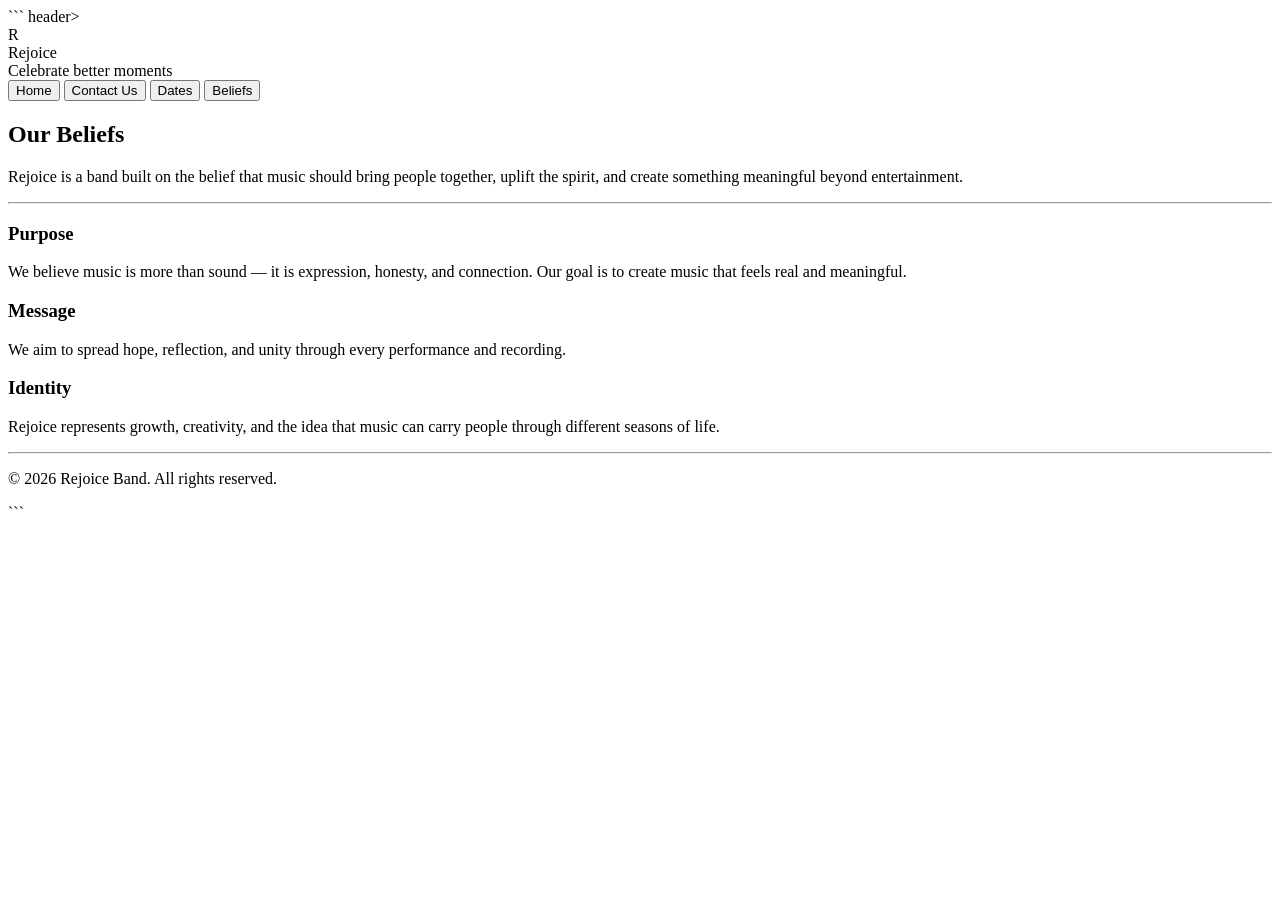
<file: beleve.html>
<!DOCTYPE html>

<html lang="en">
<head>
    <meta charset="UTF-8">
    <meta name="viewport" content="width=device-width, initial-scale=1.0">
    <title>Rejoice - Beliefs</title>
</head>

<body>

```
header>
    <div class="brand">
        <div class="logo">R</div>
        <div>
            <div class="brand-title">Rejoice</div>
            <div class="brand-subtitle">Celebrate better moments</div>
        </div>
    </div>
    <nav>
        <button type="button" onclick="window.location.href='index.html'">Home</button>
        <button type="button" onclick="window.location.href='Contact.html'">Contact Us</button>
        <button type="button" onclick="window.location.href='checkdates.html'">Dates</button>
        <button type="button" onclick="window.location.href='beliefs.html'">Beliefs</button>
    </nav>

<main>

    <h2>Our Beliefs</h2>

    <p>
        Rejoice is a band built on the belief that music should bring people together,
        uplift the spirit, and create something meaningful beyond entertainment.
    </p>

    <hr>

    <h3>Purpose</h3>
    <p>
        We believe music is more than sound — it is expression, honesty, and connection.
        Our goal is to create music that feels real and meaningful.
    </p>

    <h3>Message</h3>
    <p>
        We aim to spread hope, reflection, and unity through every performance and recording.
    </p>

    <h3>Identity</h3>
    <p>
        Rejoice represents growth, creativity, and the idea that music can carry people
        through different seasons of life.
    </p>

</main>

<hr>

<footer>
    <p>© 2026 Rejoice Band. All rights reserved.</p>
</footer>
```

</body>
</html>
</file>
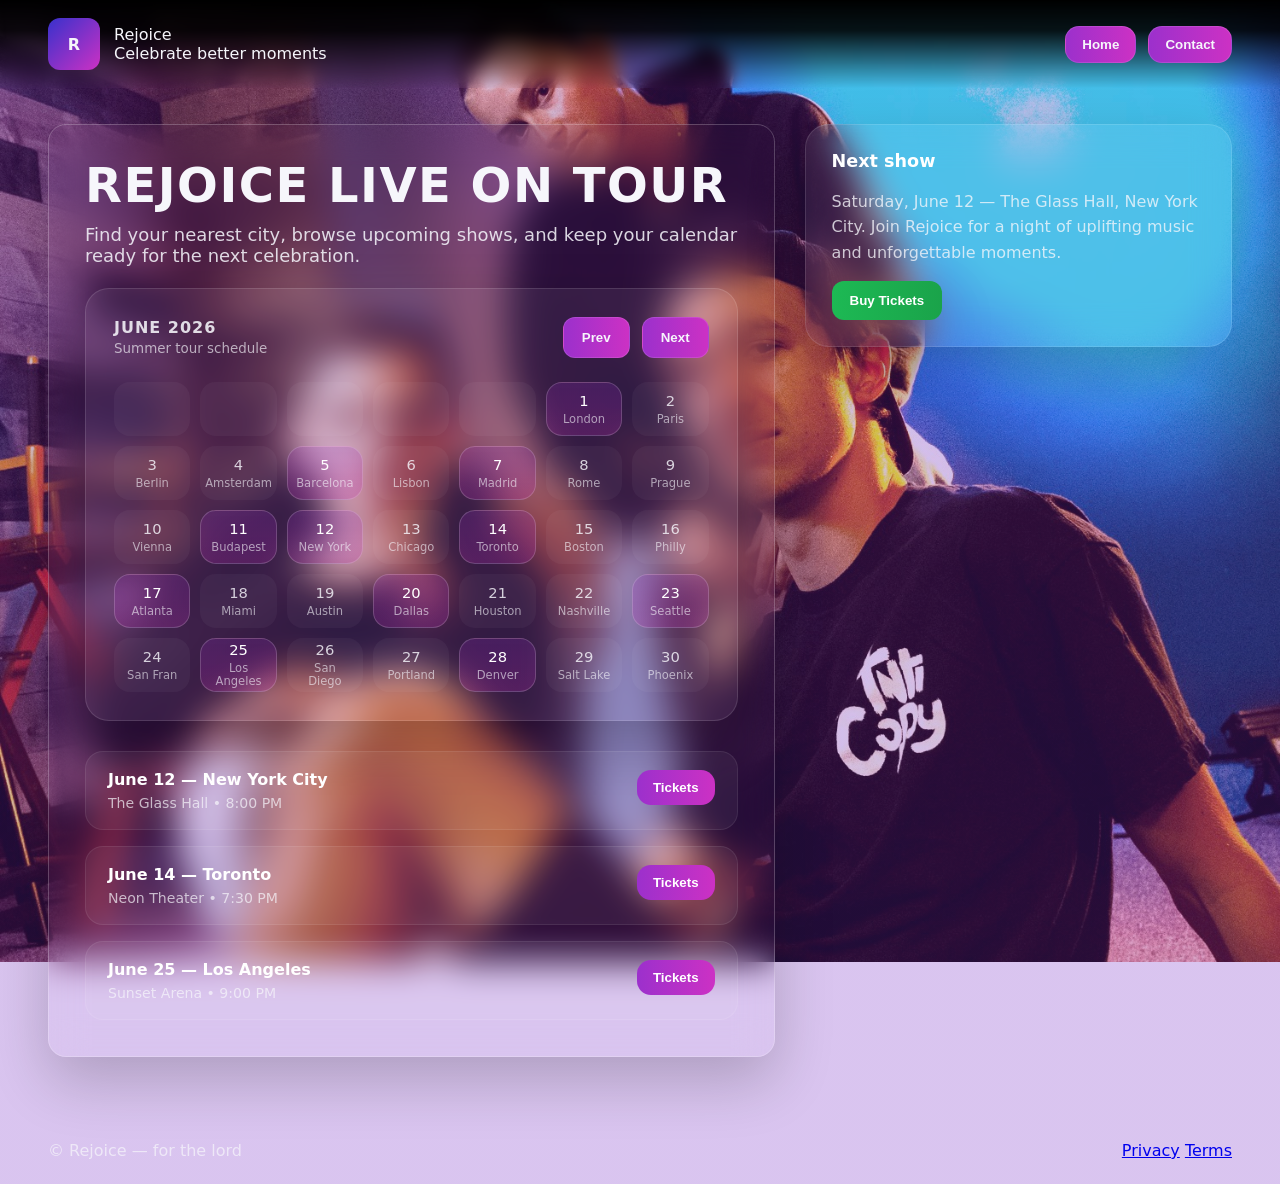
<file: checkdates.html>
<!doctype html>
<html lang="en">
<head>
    <link rel="stylesheet" href="style.css">
    <meta charset="utf-8" />
    <meta name="viewport" content="width=device-width,initial-scale=1" />
    <title>Rejoice — Tour Dates</title>
</head>
<body class="tour-page">
    <header>
        <div class="brand">
            <div class="logo">R</div>
            <div>
                <div class="brand-title">Rejoice</div>
                <div class="brand-subtitle">Celebrate better moments</div>
            </div>
        </div>
        <nav>
            <button type="button" onclick="window.location.href='index.html'">Home</button>
            <button type="button" onclick="window.location.href='Contact.html'">Contact</button>
        </nav>
    </header>

    <main class="hero tour-hero">
        <section class="hero-card">
            <h1>Rejoice Live on Tour</h1>
            <p class="lead">Find your nearest city, browse upcoming shows, and keep your calendar ready for the next celebration.</p>
            <div class="tour-calendar-card">
                <div class="month-nav">
                    <div>
                        <strong id="month-label">June 2026</strong>
                        <span id="month-subtitle">Summer tour schedule</span>
                    </div>
                    <div class="cta">
                        <button class="btn btn-ghost" id="calendar-prev">Prev</button>
                        <button class="btn btn-ghost" id="calendar-next">Next</button>
                    </div>
                </div>
                <div class="calendar-grid" id="calendar-grid">
                    <div class="day-label">Sun</div>
                    <div class="day-label">Mon</div>
                    <div class="day-label">Tue</div>
                    <div class="day-label">Wed</div>
                    <div class="day-label">Thu</div>
                    <div class="day-label">Fri</div>
                    <div class="day-label">Sat</div>

                    <div class="calendar-day empty"></div>
                    <div class="calendar-day empty"></div>
                    <div class="calendar-day empty"></div>
                    <div class="calendar-day empty"></div>
                    <div class="calendar-day empty"></div>
                    <div class="calendar-day active">
                        1
                        <small>London</small>
                    </div>
                    <div class="calendar-day">
                        2
                        <small>Paris</small>
                    </div>

                    <div class="calendar-day">
                        3
                        <small>Berlin</small>
                    </div>
                    <div class="calendar-day">
                        4
                        <small>Amsterdam</small>
                    </div>
                    <div class="calendar-day active">
                        5
                        <small>Barcelona</small>
                    </div>
                    <div class="calendar-day">
                        6
                        <small>Lisbon</small>
                    </div>
                    <div class="calendar-day active">
                        7
                        <small>Madrid</small>
                    </div>
                    <div class="calendar-day">
                        8
                        <small>Rome</small>
                    </div>
                    <div class="calendar-day">
                        9
                        <small>Prague</small>
                    </div>

                    <div class="calendar-day">
                        10
                        <small>Vienna</small>
                    </div>
                    <div class="calendar-day active">
                        11
                        <small>Budapest</small>
                    </div>
                    <div class="calendar-day active">
                        12
                        <small>New York</small>
                    </div>
                    <div class="calendar-day">
                        13
                        <small>Chicago</small>
                    </div>
                    <div class="calendar-day active">
                        14
                        <small>Toronto</small>
                    </div>
                    <div class="calendar-day">
                        15
                        <small>Boston</small>
                    </div>
                    <div class="calendar-day">
                        16
                        <small>Philly</small>
                    </div>

                    <div class="calendar-day active">
                        17
                        <small>Atlanta</small>
                    </div>
                    <div class="calendar-day">
                        18
                        <small>Miami</small>
                    </div>
                    <div class="calendar-day">
                        19
                        <small>Austin</small>
                    </div>
                    <div class="calendar-day active">
                        20
                        <small>Dallas</small>
                    </div>
                    <div class="calendar-day">
                        21
                        <small>Houston</small>
                    </div>
                    <div class="calendar-day">
                        22
                        <small>Nashville</small>
                    </div>
                    <div class="calendar-day active">
                        23
                        <small>Seattle</small>
                    </div>

                    <div class="calendar-day">
                        24
                        <small>San Fran</small>
                    </div>
                    <div class="calendar-day active">
                        25
                        <small>Los Angeles</small>
                    </div>
                    <div class="calendar-day">
                        26
                        <small>San Diego</small>
                    </div>
                    <div class="calendar-day">
                        27
                        <small>Portland</small>
                    </div>
                    <div class="calendar-day active">
                        28
                        <small>Denver</small>
                    </div>
                    <div class="calendar-day">
                        29
                        <small>Salt Lake</small>
                    </div>
                    <div class="calendar-day">
                        30
                        <small>Phoenix</small>
                    </div>
                </div>
            </div>

            <div class="show-list" id="show-list">
                <div class="show-item">
                    <div class="show-meta">
                        <strong>June 12 — New York City</strong>
                        <span>The Glass Hall • 8:00 PM</span>
                    </div>
                    <button onclick="window.location.href='https://www.ticketmaster.com'" class="ticket-btn">Tickets</button>
                </div>
                <div class="show-item">
                    <div class="show-meta">
                        <strong>June 14 — Toronto</strong>
                        <span>Neon Theater • 7:30 PM</span>
                    </div>
                    <button onclick="window.location.href='https://www.ticketmaster.com'" class="ticket-btn">Tickets</button>
                </div>
                <div class="show-item">
                    <div class="show-meta">
                        <strong>June 25 — Los Angeles</strong>
                        <span>Sunset Arena • 9:00 PM</span>
                    </div>
                    <button onclick="window.location.href='https://www.ticketmaster.com'" class="ticket-btn">Tickets</button>
                </div>
            </div>
        </section>

        <aside class="tour-sidebar">
            <div class="hero-card">
                <h3>Next show</h3>
                <p>Saturday, June 12 — The Glass Hall, New York City.
                    Join Rejoice for a night of uplifting music and unforgettable moments.</p>
                <button onclick="window.location.href='https://www.ticketmaster.com'" class="btn btn-primary">Buy Tickets</button>
            </div>
            
        </aside>
    </main>

    <footer>
        <div>© Rejoice — for the lord</div>
        <div class="footer-links">
            <a href="#">Privacy</a>
            <a href="#">Terms</a>
        </div>
    </footer>
    <script src="checkdates.js"></script>
</body>
</html>
</file>
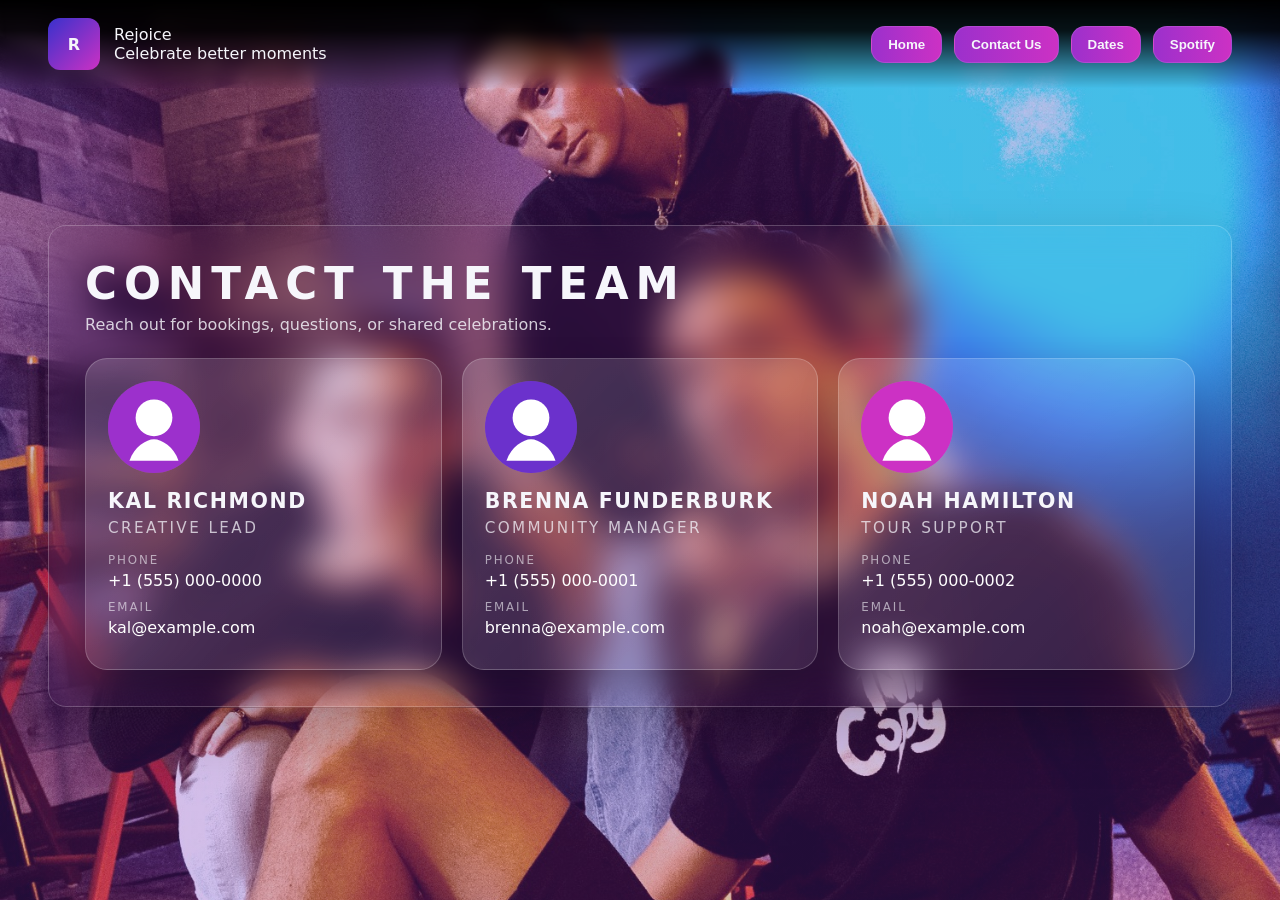
<file: Contact.html>
<!DOCTYPE html>
<html lang="en">
  <head>
    <meta charset="UTF-8" />
    <meta name="viewport" content="width=device-width, initial-scale=1.0" />
    <title>Contact</title>
    <link rel="stylesheet" href="style.css">
  </head>
  <body class="contact-page">
    <header class="contact-header">
      <div class="brand">
        <div class="logo">R</div>
        <div>
          <div class="brand-title">Rejoice</div>
          <div class="brand-subtitle">Celebrate better moments</div>
        </div>
      </div>
      <nav>
        <button type="button" onclick="window.location.href='index.html'">Home</button>
        <button type="button" onclick="window.location.href='Contact.html'">Contact Us</button>
        <button type="button" onclick="window.location.href='checkdates.html'">Dates</button>
        <button type="button" onclick="window.location.href='https://open.spotify.com/search/REJOICE'">Spotify</button>
      </nav>
    </header>

    <main class="hero contact-hero">
      <section class="hero-card contact-shell">
        <section class="contact-intro">
          <h1>Contact the team</h1>
          <p>Reach out for bookings, questions, or shared celebrations.</p>
        </section>

        <section class="contact-grid">
          <article class="contact-card">
            <div class="contact-photo">
              <img src="data:image/svg+xml,%3Csvg xmlns='http://www.w3.org/2000/svg' viewBox='0 0 120 120'%3E%3Crect width='120' height='120' rx='24' fill='%239C30CC'/%3E%3Ccircle cx='60' cy='48' r='24' fill='%23fff'/%3E%3Cpath d='M28 104c6-18 22-28 32-28s26 10 32 28' fill='%23fff'/%3E%3C/svg%3E" alt="Portrait placeholder for Kal Richmond" />
            </div>
            <h2>Kal Richmond</h2>
            <p class="contact-role">Creative Lead</p>
            <div class="contact-meta">
              <span class="contact-label">Phone</span>
              <a href="tel:+15550000000">+1 (555) 000-0000</a>
            </div>
            <div class="contact-meta">
              <span class="contact-label">Email</span>
              <a href="mailto:kal@example.com">kal@example.com</a>
            </div>
          </article>

          <article class="contact-card">
            <div class="contact-photo">
              <img src="data:image/svg+xml,%3Csvg xmlns='http://www.w3.org/2000/svg' viewBox='0 0 120 120'%3E%3Crect width='120' height='120' rx='24' fill='%236B31CC'/%3E%3Ccircle cx='60' cy='48' r='24' fill='%23fff'/%3E%3Cpath d='M28 104c6-18 22-28 32-28s26 10 32 28' fill='%23fff'/%3E%3C/svg%3E" alt="Portrait placeholder for Brenna Funderburk" />
            </div>
            <h2>Brenna Funderburk</h2>
            <p class="contact-role">Community Manager</p>
            <div class="contact-meta">
              <span class="contact-label">Phone</span>
              <a href="tel:+15550000001">+1 (555) 000-0001</a>
            </div>
            <div class="contact-meta">
              <span class="contact-label">Email</span>
              <a href="mailto:brenna@example.com">brenna@example.com</a>
            </div>
          </article>

          <article class="contact-card">
            <div class="contact-photo">
              <img src="data:image/svg+xml,%3Csvg xmlns='http://www.w3.org/2000/svg' viewBox='0 0 120 120'%3E%3Crect width='120' height='120' rx='24' fill='%23CC31C4'/%3E%3Ccircle cx='60' cy='48' r='24' fill='%23fff'/%3E%3Cpath d='M28 104c6-18 22-28 32-28s26 10 32 28' fill='%23fff'/%3E%3C/svg%3E" alt="Portrait placeholder for Noah Hamilton" />
            </div>
            <h2>Noah Hamilton</h2>
            <p class="contact-role">Tour Support</p>
            <div class="contact-meta">
              <span class="contact-label">Phone</span>
              <a href="tel:+15550000002">+1 (555) 000-0002</a>
            </div>
            <div class="contact-meta">
              <span class="contact-label">Email</span>
              <a href="mailto:noah@example.com">noah@example.com</a>
            </div>
          </article>
        </section>
      </section>
    </main>
  </body>
</html>
</file>
<file: style.css>
:root {
	--p1: #9C30CC;
	--p2: #6B31CC;
	--p3: #CC31C4;
	--p4: #3831CC;
	--p5: #CC3167;
	--bg: linear-gradient(135deg,var(--p1),var(--p2));
	--glass: rgba(255,255,255,0.06);
	--panel: rgba(255,255,255,0.16);
	--panel-strong: rgba(255,255,255,0.24);
	--panel-border: rgba(255,255,255,0.22);
	--panel-shadow: 0 24px 60px rgba(0,0,0,0.2);
	--accent: var(--p3);
	--text: #f6f6fb;
	--green:#1DB954;
	--darkgreen:#1AA34A;
}

* {
	box-sizing:border-box;
}

html,body {
	height:100%;
}

body {
	margin:0;
	font-family:Inter,ui-sans-serif,system-ui,Segoe UI,Roboto,"Helvetica Neue",Arial;
	background:
			linear-gradient(180deg, rgba(120,45,199,0.28), rgba(120,45,199,0.28)),
			url("5 (1).jpeg") center/cover fixed no-repeat;
	background-size: cover;
	color:var(--text);
	-webkit-font-smoothing:antialiased;
	-moz-osx-font-smoothing:grayscale;
	min-height:100vh;
	display:flex;
	flex-direction:column;
}

header {
	position:sticky;
	top:0;
	display:flex;
	align-items:center;
	justify-content:space-between;
	padding:18px 48px;
	background:linear-gradient(180deg, rgba(0,0,0,1) 0%, rgba(0,0,0,0.9) 35%, rgba(0,0,0,0) 100%);
	border-bottom:none;
	backdrop-filter:blur(8px);
	z-index:4;
}

.brand {
	display:flex;
	gap:14px;
	align-items:center;
}

.logo {
	width:52px;
	height:52px;
	border-radius:12px;
	background:linear-gradient(135deg,var(--p4),var(--p3));
	display:flex;
	align-items:center;
	justify-content:center;
	font-weight:700;
	color:var(--text);
	box-shadow:0 24px 60px rgba(0,0,0,0.2);
}

.logo .content-bar {
	position:absolute;
	width:44px;
	height:6px;
	border-radius:6px;
	top:6px;
	background:linear-gradient(90deg,var(--p1),var(--p3));
	box-shadow:0 24px 60px rgba(0,0,0,0.2);
}

nav {
	display:flex;
	align-items:center;
	gap:12px;
}

nav button {
	background:linear-gradient(90deg,var(--p1),var(--p3));
	border:1px solid rgba(255,255,255,0.12);
	color:var(--text);
	padding:10px 16px;
	border-radius:14px;
	font-weight:700;
	cursor:pointer;
	transition:transform .18s ease,background .18s ease,border .18s ease;
}

nav button:hover {
	transform:translateY(-1px);
	background:
		rgba(255,255,255,0.12),
		url("features-bg.png") center/cover;
	background-blend-mode: multiply;
	border-color:rgba(255,255,255,0.22);
}

nav button:focus {
	outline:2px solid rgba(204,49,196,0.55);
	outline-offset:3px;
}

.hero {
	display:grid;
	grid-template-columns:1fr;
	gap:40px;
	align-items:center;
	padding:64px 48px 120px;
	position:relative;
	z-index:0;
	overflow:visible;
	flex:1;
}

.hero::before {
	content:"";
	position:absolute;
	inset:0;
	background:transparent
	
}

.hero-card {
	background:transparent;
	border:1px solid var(--panel-border);
	backdrop-filter:blur(18px);
	padding:36px;
	border-radius:18px;
	box-shadow:var(--panel-shadow);
	position:relative;
	z-index:1;
}

h1 {
	font-size: 48px;
	font-weight: 900;
	text-transform: uppercase;
	letter-spacing: 1.5px;
	margin: 0 0 14px;
	line-height: 1.02;
}

p.lead {
	margin:0 0 22px;
	color:rgba(246,246,251,0.86);
	font-size:18px;
}

.cta {
	display:flex;
	gap:12px;
}

.btn {
	padding:12px 18px;
	border-radius:12px;
	border:0;
	cursor:pointer;
	font-weight:700;
}

.btn-primary {
	background:linear-gradient(90deg,var(--green),var(--darkgreen));
	color:#fff;
	box-shadow:0 24px 60px rgba(0,0,0,0.2);
}

.btn-primary:hover {
	box-shadow:0 24px 60px rgba(0,0,0,0.2);
}

.btn-primary:focus {
	outline:2px solid rgba(29,185,84,0.55);
	outline-offset:3px;
}

.btn-ghost {
	background:linear-gradient(90deg,var(--p1),var(--p3));
	border:1px solid rgba(255,255,255,0.12);
	color:var(--text);
}

.features {
	display:grid;
	grid-template-columns:repeat(3,1fr);
	
	border-radius:18px;
	gap:160px;
	margin-top:30px;
	backdrop-filter: brightness(60%);
}

.feature {
	
	padding:18px;
	border-radius:12px;
	box-shadow:var(--panel-shadow);
	aspect-ratio: 1;
	display: flex;
	flex-direction: column;
	justify-content: center;
}

.praise-box {
	background: url("features-bg.png") center/cover;
	background-blend-mode: multiply;
	background-size: cover;
	backdrop-filter: brightness(60%);
}

.collaborative-box {
	background: linear-gradient(rgba(0,0,0,0.5), rgba(255,255,255,0.12)), url("collaborative.png") center/cover !important;
	background-blend-mode: multiply;
	background-size: cover;
	backdrop-filter: brightness(60%);
}

.secure-box {
	background: linear-gradient(rgba(0,0,0,0.5), rgba(255,255,255,0.12)), url("Screenshot\ 2026-06-15\ at\ 2.32.03\ PM.png") center/cover !important;
	background-blend-mode: multiply;
	background-size: cover;

	backdrop-filter: brightness(60%) 
}

.feature h3 {
	margin: 0 0 8px;
	font-size: 28px;
	font-weight: 900;
	text-transform: uppercase;
	letter-spacing: 1.5px;
	color: #fff;
}

.panel-right {
	display:flex;
	flex-direction:column;
	gap:16px;
}

.beliefs-section {
	position:relative;
	margin:120px auto 0;
	max-width:820px;
	min-height:760px;
	padding: 40px 32px;
	border-radius:34px;
	background: rgba(255,255,255,0.92);
	border: 1px solid var(--panel-border);
	box-shadow:var(--panel-shadow);
	overflow:hidden;
}

.beliefs-section::before {
	content:"";
	position:absolute;
	inset:0;
	pointer-events:none;
	background:
				radial-gradient(circle at 50% -20%, rgba(255,255,255,0.96), rgba(255,235,184,0.28) 22%, rgba(255,222,171,0.04) 42%),
				radial-gradient(circle at 20% 20%, rgba(255,255,255,0.72), rgba(255,255,255,0) 50%),
				radial-gradient(circle at 80% 30%, rgba(255,255,255,0.5), rgba(255,255,255,0) 45%);
	transform:scale(1.1);
	filter: blur(12px);
}

.beliefs-content {
	position:relative;
	z-index:1;
	display:grid;
	gap:24px;
	text-align:center;
}

.beliefs-title {
	font-family:"Georgia","Times New Roman",serif;
	font-size:clamp(3.2rem,5vw,5.6rem);
	line-height:0.92;
	letter-spacing:0.2em;
	text-transform:uppercase;
	color:#2f1f46;
	margin:0;
	text-shadow:0 18px 40px rgba(120,45,199,0.28);
}

.beliefs-section p {
	margin:0 auto;
	max-width:760px;
	color:#4a3a57;
	font-size:1.1rem;
	line-height:1.95;
}

.beliefs-cta {
	justify-content:center;
}

.beliefs-cta .check-dates {
	margin-top:12px;
}

.stat {
	background:linear-gradient(90deg,var(--p2),var(--p4));
	padding:18px;
	border-radius:12px;
	color:#fff;
	text-align:center;
	font-weight:700;
}

footer {
	margin-top:auto;
	padding:24px 48px;
	max-width:100%;
	color:rgba(246,246,251,0.7);
	display:flex;
	justify-content:space-between;
	align-items:center;
}

@media (max-width:900px){
	.hero {
		grid-template-columns:1fr;
		padding:18px;
	}

	.features {
		grid-template-columns:1fr;
		backdrop-filter: brightness(60%);
	}

	nav {
		display:none;
	}

	header {
		padding:18px;
	}

	.contact-grid {
		grid-template-columns:1fr;
	}

	.contact-header {
		padding:18px;
	}

	.contact-shell {
		padding:20px;
	}
}

body.contact-page {
	font-family: Inter, ui-sans-serif, system-ui, Segoe UI, Roboto, "Helvetica Neue", Arial;
	margin: 0;
	color: var(--text);
	background:
		linear-gradient(180deg, rgba(120,45,199,0.28), rgba(120,45,199,0.28)),
		url("5 (1).jpeg") center/cover fixed no-repeat;
	background-size: cover;
	min-height: 100vh;
	display: flex;
	flex-direction: column;
}

.contact-header {
	position: sticky;
	top: 0;
	display:flex;
	align-items:center;
	justify-content:space-between;
	padding:18px 48px;
	background:linear-gradient(180deg, rgba(0,0,0,1) 0%, rgba(0,0,0,0.9) 35%, rgba(0,0,0,0) 100%);
	backdrop-filter:blur(8px);
	z-index:4;
}

.contact-hero {
	display:grid;
	grid-template-columns:1fr;
	gap:40px;
	align-items:center;
	padding:64px 48px 120px;
	position:relative;
	z-index:0;
	overflow:visible;
	flex:1;
}

.contact-shell {
	background:transparent;
	border:1px solid var(--panel-border);
	backdrop-filter:blur(18px);
	padding:36px;
	border-radius:18px;
	box-shadow:var(--panel-shadow);
	position:relative;
	z-index:1;
}

.contact-intro {
	margin-bottom:24px;
}

.contact-intro h1 {
	font-size:clamp(2rem, 3.4vw, 2.8rem);
	margin:0 0 8px;
	text-transform:uppercase;
	letter-spacing:0.16em;
	line-height:1.05;
}

.contact-intro p {
	margin:0;
	color:rgba(246,246,251,0.82);
	font-size:1rem;
}

.contact-grid {
	display:grid;
	grid-template-columns:repeat(3, minmax(0, 1fr));
	gap:20px;
}

.contact-card {
	padding:22px;
	border-radius:22px;
	background:linear-gradient(135deg, rgba(255,255,255,0.16), rgba(255,255,255,0.08));
	border:1px solid rgba(255,255,255,0.2);
	box-shadow:0 18px 40px rgba(0,0,0,0.2);
	backdrop-filter:blur(12px);
}

.contact-photo {
	width:92px;
	height:92px;
	overflow:hidden;
	border-radius:50%;
	margin-bottom:16px;
	background:rgba(255,255,255,0.14);
	display:grid;
	place-items:center;
}

.contact-photo img {
	display:block;
	width:100%;
	height:100%;
	object-fit:cover;
}

.contact-card h2 {
	margin:0 0 6px;
	font-size:1.28rem;
	text-transform:uppercase;
	letter-spacing:0.08em;
}

.contact-role {
	margin:0 0 16px;
	color:rgba(246,246,251,0.74);
	font-size:0.95rem;
	text-transform:uppercase;
	letter-spacing:0.16em;
}

.contact-meta {
	display:flex;
	flex-direction:column;
	gap:4px;
	margin-bottom:10px;
}

.contact-label {
	font-size:0.74rem;
	text-transform:uppercase;
	letter-spacing:0.16em;
	color:rgba(246,246,251,0.6);
}

.contact-card a {
	color:#fff;
	text-decoration:none;
}

.contact-card a:hover {
	text-decoration:underline;
}

@media (max-width:900px) {
	.contact-header {
		padding:18px;
	}

	.contact-hero {
		padding:18px;
	}

	.contact-grid {
		grid-template-columns:1fr;
	}

	.contact-shell {
		padding:24px;
	}
}

.check-dates {
	background: linear-gradient(90deg, var(--p1), var(--p3));
	color: #fff;
	padding: 12px 18px;
	border: none;
	border-radius: 12px;
	font-weight: 700;
	cursor: pointer;
	box-shadow: 0 24px 60px rgba(0,0,0,0.2);
}

.beliefs-B {
	font-size: 1.2em;
	color: #f9f8f8;
	margin-top: 80px;
}

body.tour-page {
	padding-bottom: 40px;
}

.tour-hero {
	display:grid;
	grid-template-columns:1.7fr 1fr;
	gap:30px;
	align-items:start;
	padding:36px 48px 60px;
}

.tour-calendar-card,
.tour-sidebar .hero-card {
	background:rgba(255,255,255,0.06);
	border:1px solid rgba(255,255,255,0.12);
	border-radius:24px;
	box-shadow:0 24px 60px rgba(0,0,0,0.2);
}

.tour-calendar-card {
	padding:28px;
}

.month-nav {
	display:flex;
	justify-content:space-between;
	align-items:center;
	margin-bottom:24px;
	gap:18px;
}

.month-nav strong {
	display:block;
	font-size:1rem;
	text-transform:uppercase;
	letter-spacing:1px;
	color:rgba(246,246,251,0.88);
}

.month-nav span {
	display:block;
	font-size:0.84rem;
	color:rgba(246,246,251,0.66);
	margin-top:4px;
}

.calendar-grid {
	display:grid;
	grid-template-columns:repeat(7,minmax(0,1fr));
	gap:10px;
}

.calendar-grid div {
	display:flex;
	align-items:center;
	justify-content:center;
	height:54px;
	border-radius:16px;
	font-size:0.92rem;
	color:rgba(246,246,251,0.82);
}

.calendar-grid .day-label {
	font-weight:700;
	color:rgba(246,246,251,0.55);
	text-transform:uppercase;
	letter-spacing:0.08em;
	font-size:0.7rem;
}

.calendar-day {
	background:rgba(255,255,255,0.04);
	flex-direction:column;
	gap:4px;
	padding:10px;
	font-size:0.85rem;
}

.calendar-day.active {
	background:linear-gradient(180deg,rgba(156,48,204,0.2),rgba(204,49,196,0.22));
	border:1px solid rgba(255,255,255,0.18);
	color:#fff;
}

.calendar-day small {
	display:block;
	color:rgba(246,246,251,0.6);
	font-size:0.72rem;
	line-height:1.2;
	text-align:center;
}

.show-list {
	margin-top:30px;
	display:grid;
	gap:16px;
}

.show-item {
	display:flex;
	align-items:flex-start;
	justify-content:space-between;
	padding:18px 22px;
	background:rgba(255,255,255,0.05);
	border-radius:18px;
	border:1px solid rgba(255,255,255,0.08);
}

.show-meta {
	max-width:72%;
}

.show-meta strong {
	display:block;
	font-size:1rem;
	margin-bottom:6px;
	color:#fff;
}

.show-meta span {
	display:block;
	color:rgba(246,246,251,0.7);
	font-size:0.88rem;
}

.ticket-btn {
	background:linear-gradient(90deg,var(--p1),var(--p3));
	color:#fff;
	padding:10px 16px;
	border-radius:14px;
	border:none;
	font-weight:700;
	cursor:pointer;
	white-space:nowrap;
}

.tour-sidebar {
	display:grid;
	gap:22px;
}

.tour-sidebar .hero-card {
	padding:26px;
}

.tour-sidebar h3 {
	margin-top:0;
	font-size:1.1rem;
	color:#fff;
}

.tour-sidebar p {
	color:rgba(246,246,251,0.78);
	line-height:1.6;
}

.tour-sidebar .btn-ghost {
	width:100%;
	padding:14px 0;
}

@media (max-width:900px) {
	.tour-hero {
		grid-template-columns:1fr;
		padding:24px;
	}

	.tour-calendar-card {
		padding:22px;
	}

	.month-nav {
		flex-direction:column;
		align-items:flex-start;
	}

	.calendar-grid {
		grid-template-columns:repeat(4,minmax(0,1fr));
	}
}

@media (max-width:640px) {
	.calendar-grid {
		grid-template-columns:repeat(3,minmax(0,1fr));
	}

	.show-item {
		flex-direction:column;
		align-items:stretch;
		gap:12px;
	}
}
</file>
